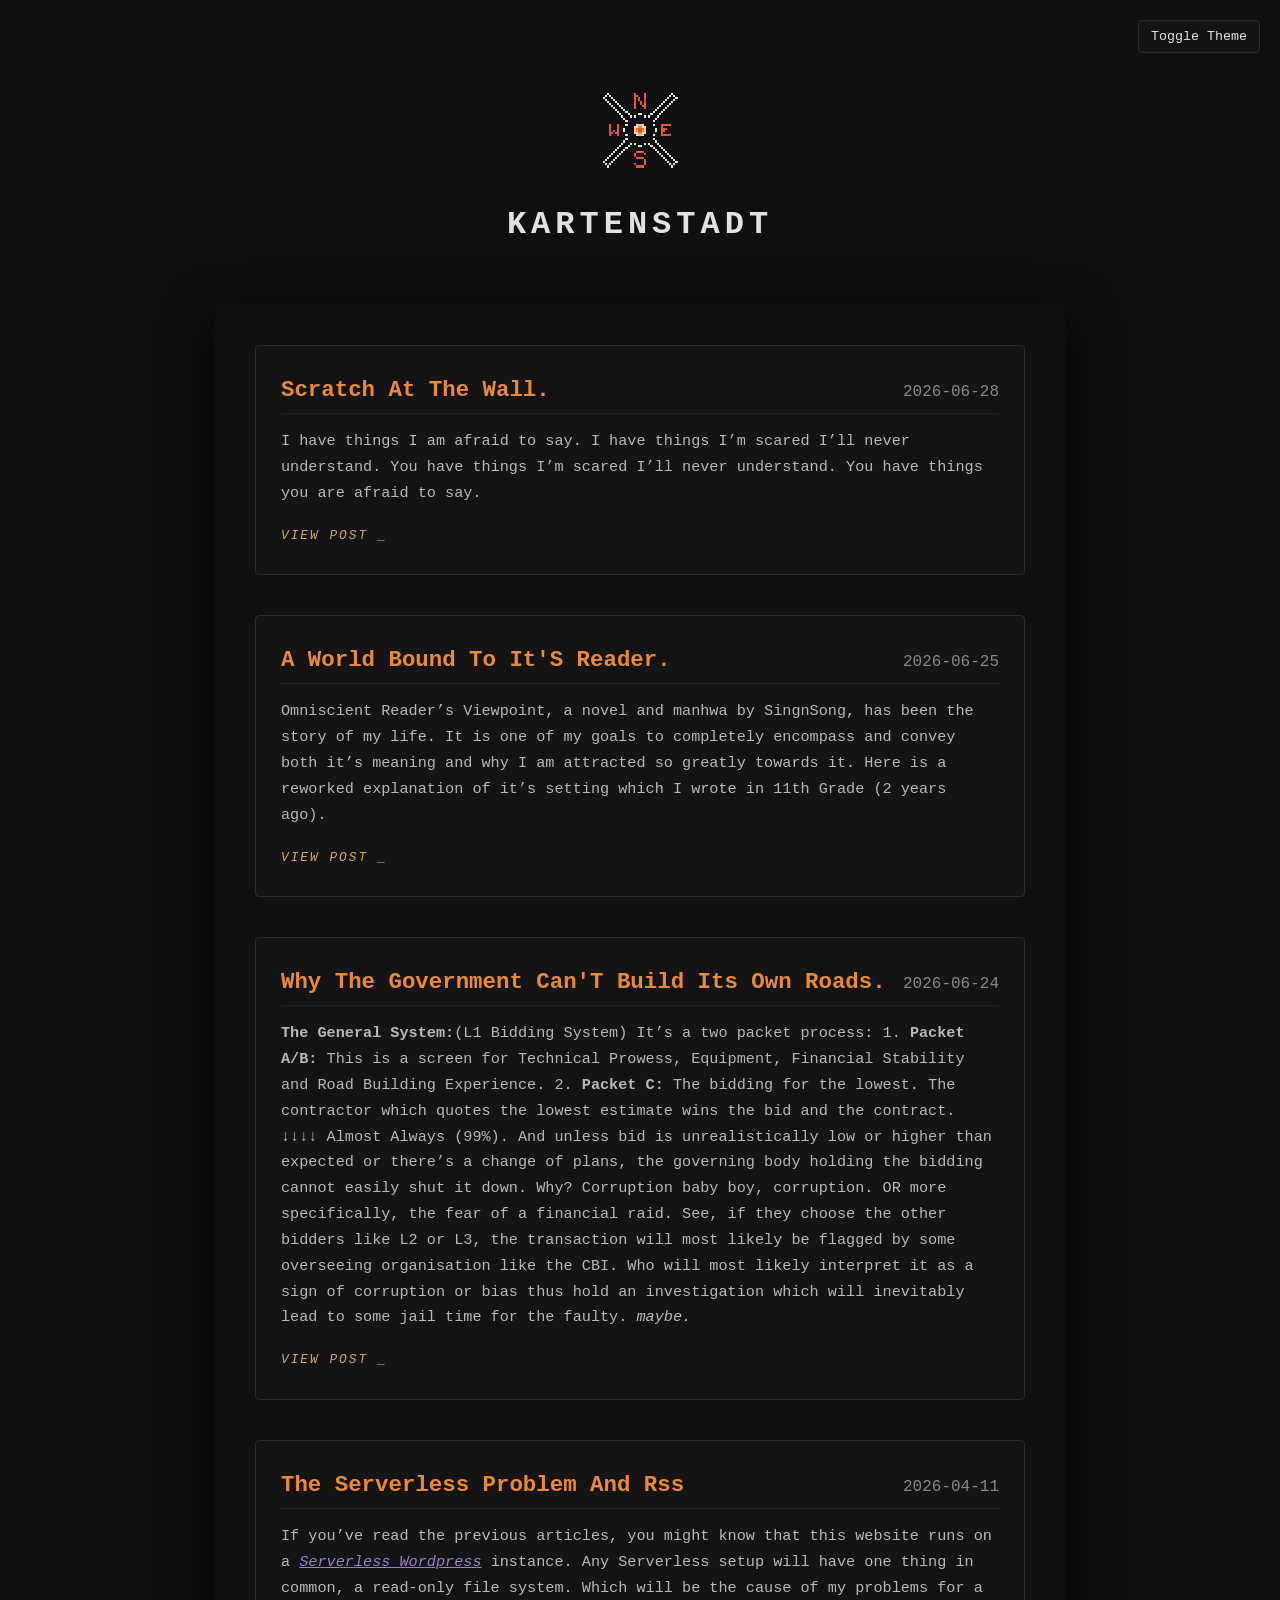
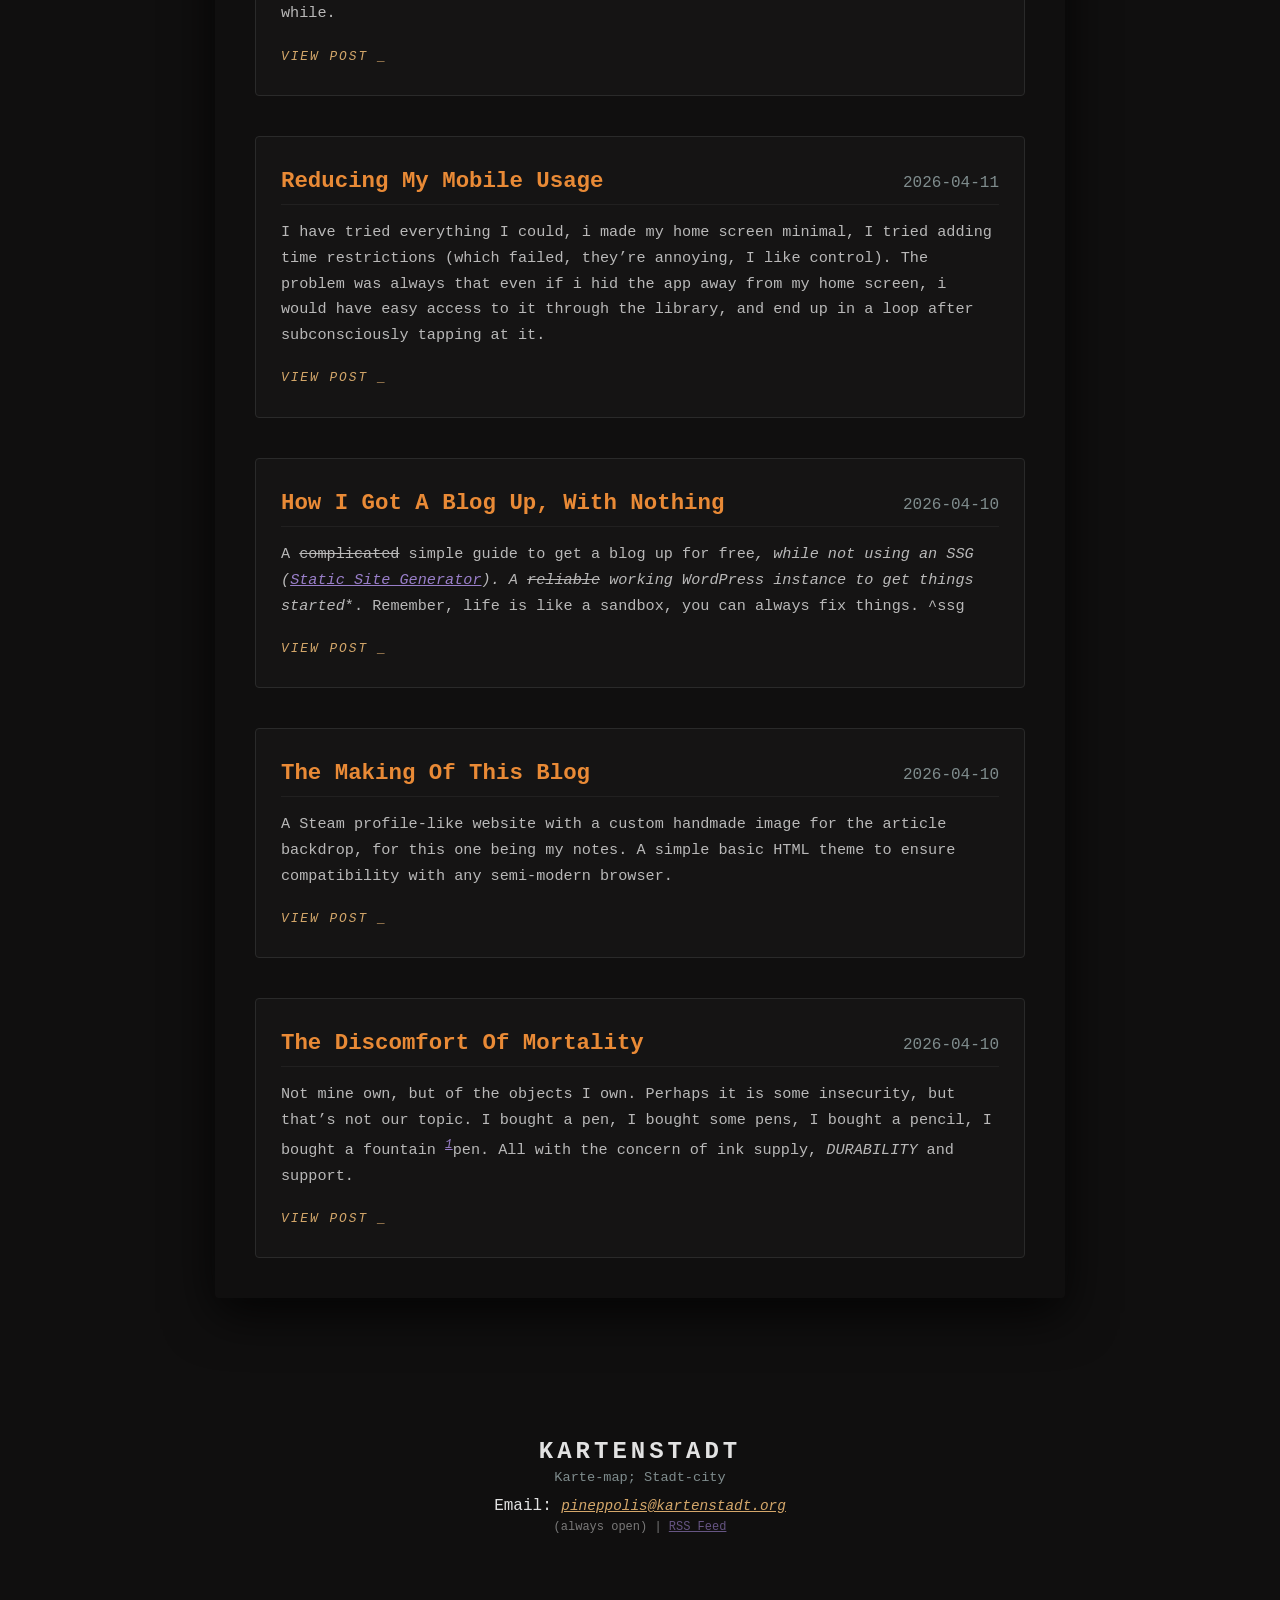
<file: index.html>
<!DOCTYPE html>
<html lang="en">
	<head>
	<link rel="alternate" type="application/rss+xml" title="Kartenstadt RSS Feed" href="https://www.kartenstadt.org/feed.xml" />
		<meta charset="UTF-8" />
		<meta name="viewport" content="width=device-width, initial-scale=1.0" />
		<title>Kartenstadt | Home</title>
		<link rel="stylesheet" href="style.css" />
		<link rel="icon" type="image/x-icon" href="favicon.png">
	</head>
	<body>
	<button id="theme-toggle">Toggle Theme</button>
    <script src="./script.js"></script>
		<header>
		<img src="favicon.svg" width="100" height="100">
			<h1><a href="aboutme.html">KARTENSTADT</a></h1>
		</header>
		<main>
			<section class="article-list"><article class="article-card"><div class="card-header"><h2><a href="posts/Scratch at the Wall..html">Scratch At The Wall.</a></h2><span class="post-meta">2026-06-28</span></div><div class="preview-content"><p>I have things I am afraid to say. I have things I’m scared I’ll never understand. You have things I’m scared I’ll never understand. You have things you are afraid to say.</p></div><a href="posts/Scratch at the Wall..html" class="read-more">View Post _</a></article><article class="article-card"><div class="card-header"><h2><a href="posts/A World bound to it's Reader..html">A World Bound To It'S Reader.</a></h2><span class="post-meta">2026-06-25</span></div><div class="preview-content"><p>Omniscient Reader’s Viewpoint, a novel and manhwa by SingnSong, has been the story of my life. It is one of my goals to completely encompass and convey both it’s meaning and why I am attracted so greatly towards it. Here is a reworked explanation of it’s setting which I wrote in 11th Grade (2 years ago).</p></div><a href="posts/A World bound to it's Reader..html" class="read-more">View Post _</a></article><article class="article-card"><div class="card-header"><h2><a href="posts/Why the Government can't build its own roads..html">Why The Government Can'T Build Its Own Roads.</a></h2><span class="post-meta">2026-06-24</span></div><div class="preview-content"><p><strong>The General System:</strong>(L1 Bidding System)
It’s a two packet process:
1. <strong>Packet A/B:</strong> This is a screen for Technical Prowess, Equipment, Financial Stability and Road Building Experience.
2. <strong>Packet C:</strong> The bidding for the lowest. The contractor which quotes the lowest estimate wins the bid and the contract.
↓↓↓↓
Almost Always (99%). And unless bid is unrealistically low or higher than expected or there’s a change of plans, the governing body holding the bidding cannot easily shut it down.
Why?
Corruption baby boy, corruption. OR more specifically, the fear of a financial raid. See, if they choose the other bidders like L2 or L3, the transaction will most likely be flagged by some overseeing organisation like the CBI. Who will most likely interpret it as a sign of corruption or bias thus hold an investigation which will inevitably lead to some jail time for the faulty. <em>maybe.</em> </p></div><a href="posts/Why the Government can't build its own roads..html" class="read-more">View Post _</a></article><article class="article-card"><div class="card-header"><h2><a href="posts/The Serverless Problem and RSS.html">The Serverless Problem And Rss</a></h2><span class="post-meta">2026-04-11</span></div><div class="preview-content"><p>If you’ve read the previous articles, you might know that this website runs on a <a href="https://serverlesswp.com">Serverless Wordpress</a> instance. Any Serverless setup will have one thing in common, a read-only file system. Which will be the cause of my problems for a while.</p></div><a href="posts/The Serverless Problem and RSS.html" class="read-more">View Post _</a></article><article class="article-card"><div class="card-header"><h2><a href="posts/Reducing My Mobile Usage.html">Reducing My Mobile Usage</a></h2><span class="post-meta">2026-04-11</span></div><div class="preview-content"><p>I have tried everything I could, i made my home screen minimal, I tried adding time restrictions (which failed, they’re annoying, I like control). The problem was always that even if i hid the app away from my home screen, i would have easy access to it through the library, and end up in a loop after subconsciously tapping at it.</p></div><a href="posts/Reducing My Mobile Usage.html" class="read-more">View Post _</a></article><article class="article-card"><div class="card-header"><h2><a href="posts/How I got a Blog up, with Nothing.html">How I Got A Blog Up, With Nothing</a></h2><span class="post-meta">2026-04-10</span></div><div class="preview-content"><p>A <del>complicated</del> simple guide to get a blog up for free<em>, while not using an SSG (<a href="https://en.wikipedia.org/wiki/Static_site_generator">Static Site Generator</a>). A <del>reliable</del> working WordPress instance </em><em>to get things started</em>*. Remember, life is like a sandbox, you can always fix things. ^ssg</p></div><a href="posts/How I got a Blog up, with Nothing.html" class="read-more">View Post _</a></article><article class="article-card"><div class="card-header"><h2><a href="posts/The Making of This Blog.html">The Making Of This Blog</a></h2><span class="post-meta">2026-04-10</span></div><div class="preview-content"><p>A Steam profile-like website with a custom handmade image for the article backdrop, for this one being my notes. A simple basic HTML theme to ensure compatibility with any semi-modern browser. </p></div><a href="posts/The Making of This Blog.html" class="read-more">View Post _</a></article><article class="article-card"><div class="card-header"><h2><a href="posts/The Discomfort of Mortality.html">The Discomfort Of Mortality</a></h2><span class="post-meta">2026-04-10</span></div><div class="preview-content"><p>Not mine own, but of the objects I own. Perhaps it is some insecurity, but that’s not our topic. I bought a pen, I bought some pens, I bought a pencil, I bought a fountain <sup id="fnref:1"><a class="footnote-ref" href="#fn:1">1</a></sup>pen. All with the concern of ink supply, <em>DURABILITY</em> and support.</p></div><a href="posts/The Discomfort of Mortality.html" class="read-more">View Post _</a></article></section>
		</main>
		<footer>
			<div class="footer-brand">KARTENSTADT</div>
			<div class="footer-sub">Karte-map; Stadt-city</div>
			<div class="footer-contact">
				Email:
				<a href="mailto:pineppolis@kartenstadt.org" class="footer-email"
					>pineppolis@kartenstadt.org</a
				>
<div class="footer-status">
    (always open) | <a href="/feed.xml" style="font-style: normal;">RSS Feed</a>
</div>
		</footer>
		<script>
			// 1. Setup the 'Watcher' (Intersection Observer)
			const observerOptions = {
				threshold: 0.15, // Trigger when 15% of the card is visible
			};

			const observer = new IntersectionObserver((entries) => {
				entries.forEach((entry) => {
					if (entry.isIntersecting) {
						// Add the CSS class that triggers the animation
						entry.target.classList.add("appear");
						// Stop watching this card once it has appeared
						observer.unobserve(entry.target);
					}
				});
			}, observerOptions);

			// 2. Tell the Watcher to look at every article card
			document.querySelectorAll(".article-card").forEach((card) => {
				observer.observe(card);
			});
		</script>
	</body>
</html>
</file>
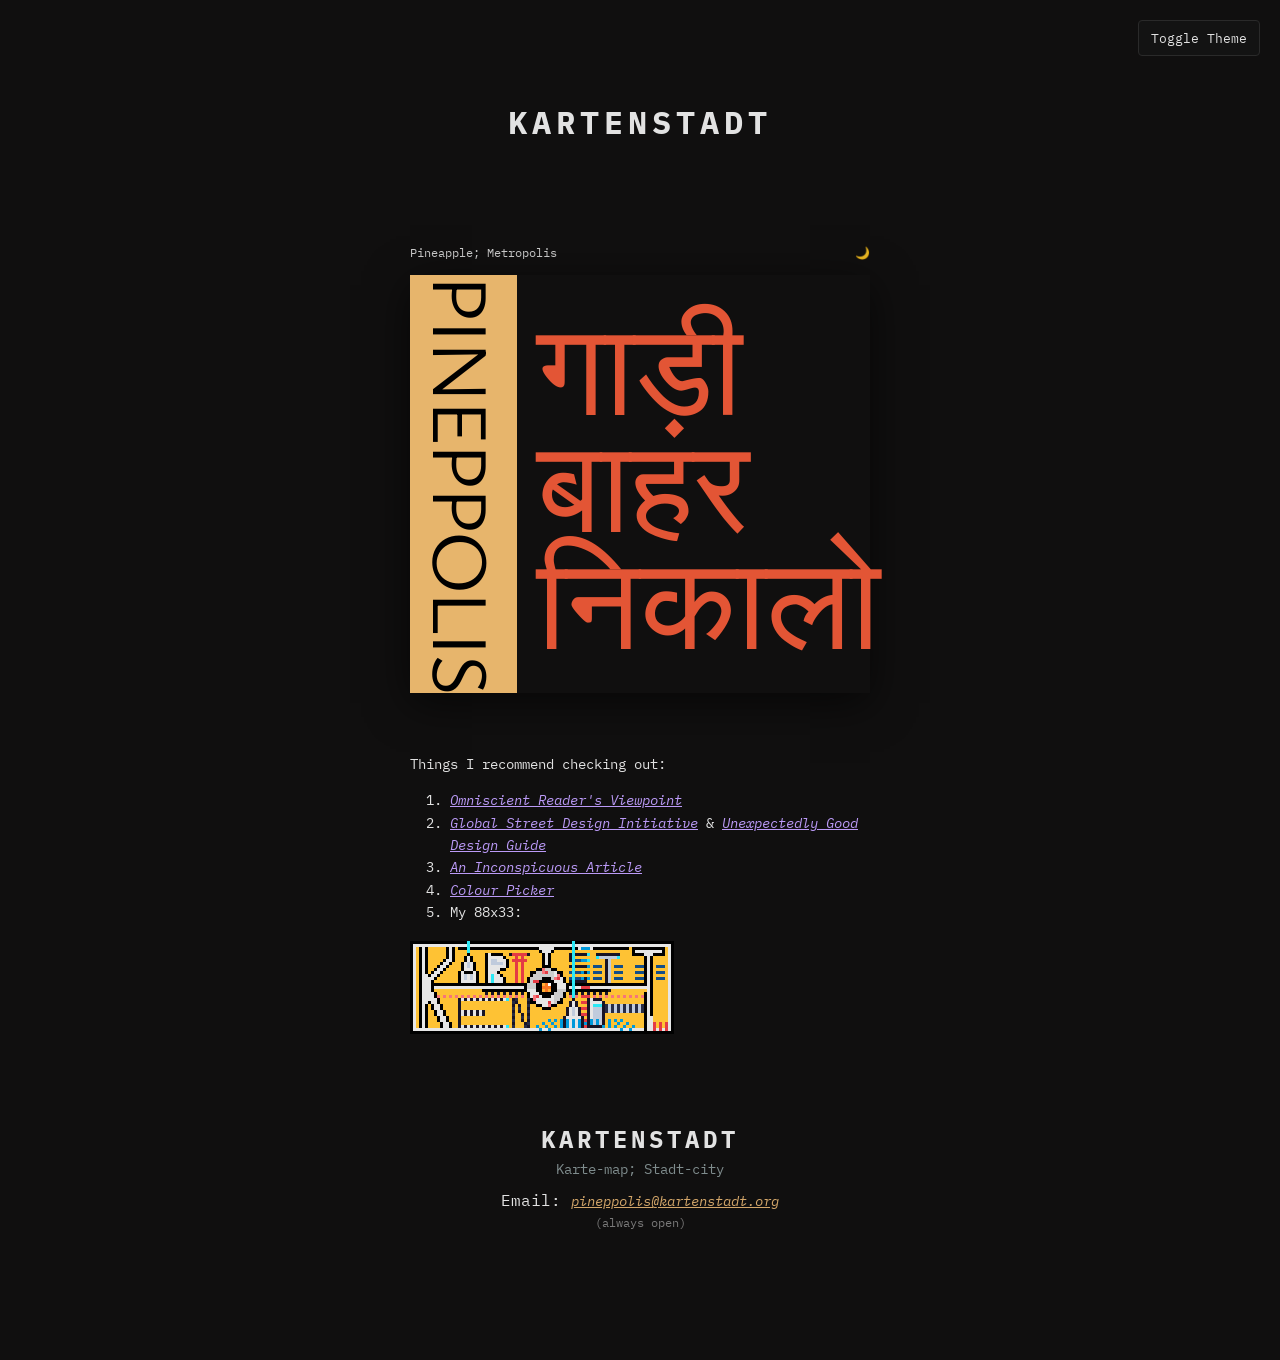
<file: aboutme.html>
<!DOCTYPE html>
<html lang="en">
<head>
    <meta charset="UTF-8">
    <meta name="viewport" content="width=device-width, initial-scale=1.0">
    <title>About | Kartenstadt</title>
    <link rel="preconnect" href="https://fonts.googleapis.com">
    <link rel="preconnect" href="https://fonts.gstatic.com" crossorigin>
    <link href="https://fonts.googleapis.com/css2?family=IBM+Plex+Mono:ital,wght@0,400;0,700;1,400&family=Ysabeau+Office:wght@400;900&display=swap" rel="stylesheet">
    <link rel="stylesheet" href="style.css">
    <link rel="icon" type="image/x-icon" href="favicon.png">
    <style>
        :root {
            --yellow-accent: #e7b56c;
            --coral-text: #e35535;
            --poster-bg: #100f0f; /* Variable for the poster background */
        }

        /* Changes the poster background color when light mode is active */
        body.light-mode {
            --poster-bg: #ffffff;
        }

        body {
            align-items: center;
            padding: 0px 20px 50px;
        }

        /* FIX: Forces header to be bold and removes italics from the link */
        header h1 a {
            text-decoration: none;
            color: var(--text-main);
            font-weight: 700 !important;
            font-style: normal !important;
            letter-spacing: 5px;
            text-transform: uppercase;
        }

        .container {
            width: 100%;
            max-width: 460px;
            margin-top: 40px;
        }

        .meta-header {
            display: flex;
            justify-content: space-between;
            font-size: 12px;
            margin-bottom: 15px;
            opacity: 0.9;
        }

        /* Poster Block: Removed overflow hidden so Hindi text can spill out */
        .poster {
            background-color: var(--poster-bg);
            width: 100%;
            display: flex;
            margin-bottom: 60px;
            box-shadow: 0 10px 40px rgba(0,0,0,0.6);
            position: relative;
            transition: background-color 0.3s ease;
        }

        .yellow-sidebar {
            background-color: var(--yellow-accent);
            width: 30%;
            display: flex;
            align-items: center;
            justify-content: center;
            z-index: 2;
        }

        .vertical-text {
            font-family: 'Ysabeau Office', sans-serif;
            color: #000;
            font-size: 80px;
            font-weight: 400;
            writing-mode: vertical-rl;
            letter-spacing: -3px;
            white-space: nowrap;
        }

        .hindi-content {
            flex: 1;
            display: flex;
            flex-direction: column;
            justify-content: center;
            align-items: flex-start;
            color: var(--coral-text);
            font-size: 130px;
            font-weight: 400;
            line-height: 0.9;
            padding-left: 20px;
            white-space: nowrap;
            z-index: 1;
        }

        .recommendations {
            font-size: 14px;
            line-height: 1.6;
            margin-top: 20px;
        }

        #theme-toggle {
            position: fixed;
            top: 20px;
            right: 20px;
        }
    </style>
</head>
<body>
    <button id="theme-toggle">Toggle Theme</button>

    <header>
        <h1><a href="index.html">KARTENSTADT</a></h1>
    </header>

    <div class="container">
        <div class="meta-header">
            <span>Pineapple; Metropolis</span>
            <span>🌙</span>
        </div>

        <div class="poster">
            <div class="yellow-sidebar">
                <div class="vertical-text">PINEPPOLIS</div>
            </div>
            <div class="hindi-content">
                <div>गाड़ी</div>
                <div>बाहर</div>
                <div>निकालो</div>
            </div>
        </div>

        <div class="recommendations">
            <p>Things I recommend checking out:</p>
            <ol>
                <li><a href="https://orv.pages.dev/stories/orv/">Omniscient Reader's Viewpoint</a></li>
                <li><a href="https://globaldesigningcities.org/">Global Street Design Initiative</a> & <a href="https://www.itdp.in/wp-content/uploads/2016/07/Urban-street-design-guidelines.pdf">Unexpectedly Good Design Guide</a></li>
                <li><a href="#">An Inconspicuous Article</a></li>
                <li><a href="https://www.kartenstadt.com/colour-picker.html">Colour Picker</a></li>
        <li>My 88x33:

        </ol>
<a href="./index.html"><img src="88x33.svg" width="264" height="99"></a>
</div>
        <footer class="footer">
            <div class="footer-brand">KARTENSTADT</div>
            <div class="footer-sub">Karte-map; Stadt-city</div>
            <div class="footer-contact">
                Email: <a href="mailto:pineppolis@kartenstadt.org" class="footer-email">pineppolis@kartenstadt.org</a>
            </div>
            <div class="footer-status">(always open)</div>
        </footer>
    </div>

    <script src="script.js"></script>
</body>
</html>
</file>
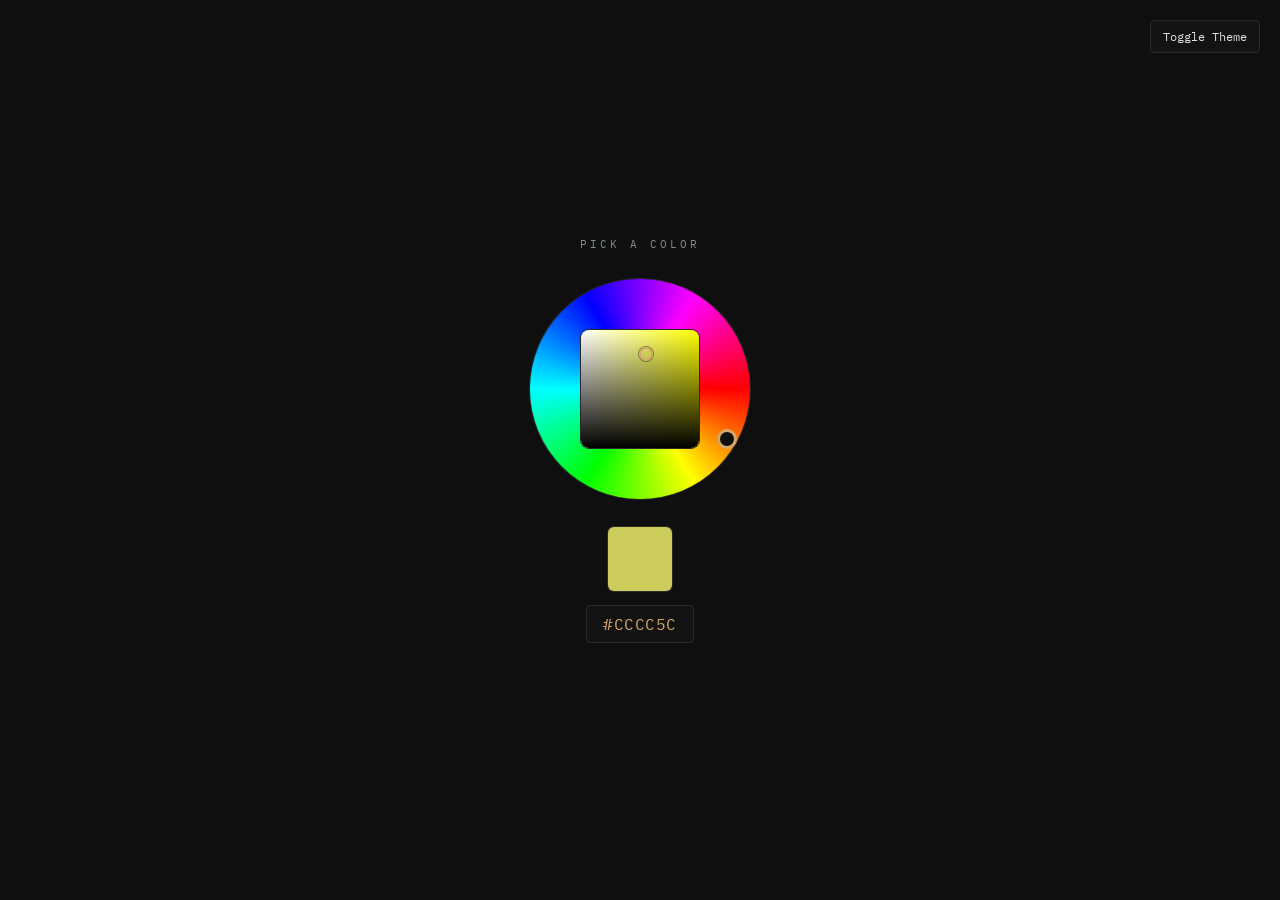
<file: colour-picker.html>
<!DOCTYPE html>
<html lang="en">
<head>
<meta charset="UTF-8">
<meta name="viewport" content="width=device-width, initial-scale=1.0">
<title>Hue — a comfy color picker</title>
<style>
  @import url('https://fonts.googleapis.com/css2?family=IBM+Plex+Mono:ital,wght@0,400;0,700;1,400&display=swap');

  :root{
    --bg-color: #100f0f;
    --code-bg: #131313;
    --text-main: #E2E2E2;
    --text-muted: #7f8c8d;
    --border-color: #2a2a2a;
    --accent-gold: #d4a76a;
    --ring: 220px;
  }

  body.light-mode{
    --bg-color: #fcfcfc;
    --code-bg: #f0f0f0;
    --text-main: #1a1a1a;
    --text-muted: #576574;
    --border-color: #d1d1d1;
  }

  *{ box-sizing:border-box; }

  html, body{
    height:100%;
    margin:0;
    background: var(--bg-color);
    color: var(--text-main);
    font-family: 'IBM Plex Mono', monospace;
    overflow:hidden;
    -webkit-font-smoothing:antialiased;
    transition: background-color 0.3s ease, color 0.3s ease;
  }

  body{
    display:flex;
    align-items:center;
    justify-content:center;
  }

  .stage{
    position:relative;
    width:min(92vw, 480px);
    padding:48px 36px 40px;
    display:flex;
    flex-direction:column;
    align-items:center;
    gap:28px;
    animation: floatIn 900ms cubic-bezier(.16,1,.3,1) both;
  }

  @keyframes floatIn{
    from{ opacity:0; transform: translateY(18px) scale(.98); }
    to{ opacity:1; transform: translateY(0) scale(1); }
  }

  .wheel-wrap{
    position:relative;
    width: var(--ring);
    height: var(--ring);
    display:flex;
    align-items:center;
    justify-content:center;
    touch-action:none;
  }

  #hueWheel{
    width:100%;
    height:100%;
    border-radius:50%;
    background: conic-gradient(from 90deg,
      hsl(0 100% 50%), hsl(60 100% 50%), hsl(120 100% 50%),
      hsl(180 100% 50%), hsl(240 100% 50%), hsl(300 100% 50%), hsl(360 100% 50%));
    cursor: grab;
    box-shadow: 0 0 0 1px var(--border-color);
    position:relative;
    transition: box-shadow .25s ease;
  }

  #hueWheel:active{ cursor: grabbing; }

  #hueHandle{
    position:absolute;
    width:20px;
    height:20px;
    border-radius:50%;
    background: var(--bg-color);
    border: 3px solid var(--accent-gold);
    top:50%; left:50%;
    transform: translate(-50%,-50%);
    pointer-events:none;
    transition: box-shadow .2s ease, background .3s ease, border-color .3s ease;
  }

  .sv-square{
    position:absolute;
    width: 118px;
    height: 118px;
    top:50%; left:50%;
    transform: translate(-50%,-50%);
    border-radius: 8px;
    overflow:hidden;
    box-shadow: 0 0 0 1px var(--border-color);
    cursor: grab;
    touch-action:none;
  }

  .sv-square:active{ cursor:grabbing; }

  #satLayer{
    position:absolute; inset:0;
    background: linear-gradient(to right, #fff, hsl(var(--h,0) 100% 50%));
  }
  #valLayer{
    position:absolute; inset:0;
    background: linear-gradient(to top, #000, rgba(0,0,0,0));
  }

  #svHandle{
    position:absolute;
    width:14px; height:14px;
    border-radius:50%;
    border: 2px solid var(--accent-gold);
    box-shadow: 0 0 0 1px rgba(0,0,0,0.4);
    transform: translate(-50%,-50%);
    pointer-events:none;
  }

  .readout{
    display:flex;
    flex-direction:column;
    align-items:center;
    gap:14px;
    width:100%;
  }

  .swatch{
    width:64px;
    height:64px;
    border-radius:6px;
    box-shadow: 0 0 0 1px var(--border-color);
    transition: transform .35s cubic-bezier(.34,1.56,.64,1);
  }
  .swatch.pulse{ transform: scale(1.08); }

  .hex-pill{
    display:flex;
    align-items:center;
    gap:10px;
    background: var(--code-bg);
    border: 1px solid var(--border-color);
    padding: 8px 16px;
    border-radius: 4px;
    cursor:pointer;
    user-select:none;
    transition: border-color .25s ease, transform .15s ease;
  }
  .hex-pill:hover{ border-color: var(--accent-gold); }
  .hex-pill:active{ transform: scale(0.97); }

  #hexValue{
    font-family: 'IBM Plex Mono', monospace;
    font-size: 16px;
    letter-spacing: 0.5px;
    color: var(--accent-gold);
  }

  .copy-hint{
    font-size: 11px;
    color: var(--text-muted);
    opacity:0;
    transform: translateY(4px);
    transition: opacity .25s ease, transform .25s ease;
  }
  .copy-hint.show{ opacity:1; transform: translateY(0); }

  .label{
    font-size: 11px;
    letter-spacing: 3px;
    text-transform: uppercase;
    color: var(--text-muted);
  }

  #theme-toggle{
    position: fixed;
    top: 20px;
    right: 20px;
    background: var(--code-bg);
    color: var(--text-main);
    border: 1px solid var(--border-color);
    padding: 8px 12px;
    cursor: pointer;
    border-radius: 4px;
    font-family: 'IBM Plex Mono', monospace;
    font-size: 12px;
    z-index: 1000;
    transition: border-color .25s ease;
  }
  #theme-toggle:hover{ border-color: var(--accent-gold); }
</style>
</head>
<body>

<button id="theme-toggle">Toggle Theme</button>

<div class="stage">
  <div class="label">pick a color</div>

  <div class="wheel-wrap">
    <div id="hueWheel">
      <div id="hueHandle"></div>
      <div class="sv-square" id="svSquare">
        <div id="satLayer"></div>
        <div id="valLayer"></div>
        <div id="svHandle"></div>
      </div>
    </div>
  </div>

  <div class="readout">
    <div class="swatch" id="swatch"></div>
    <div class="hex-pill" id="hexPill">
      <span id="hexValue">#FFFFFF</span>
    </div>
    <div class="copy-hint" id="copyHint">copied to clipboard</div>
  </div>
</div>

<script>
(function(){
  const wheel = document.getElementById('hueWheel');
  const hueHandle = document.getElementById('hueHandle');
  const svSquare = document.getElementById('svSquare');
  const svHandle = document.getElementById('svHandle');
  const swatch = document.getElementById('swatch');
  const hexValue = document.getElementById('hexValue');
  const hexPill = document.getElementById('hexPill');
  const copyHint = document.getElementById('copyHint');
  const themeToggle = document.getElementById('theme-toggle');

  themeToggle.addEventListener('click', () => {
    document.body.classList.toggle('light-mode');
  });

  let h = 30, s = 55, v = 80;
  let draggingHue = false, draggingSV = false;

  let hueAngle = (h) * Math.PI/180;
  let hueVelocity = 0;
  let inertiaFrame = null;
  let lastAngle = hueAngle;
  let lastTime = 0;

  function hsvToHex(h,s,v){
    s/=100; v/=100;
    const k = n => (n + h/60) % 6;
    const f = n => v - v*s*Math.max(0, Math.min(k(n), 4-k(n), 1));
    const toHex = c => Math.round(c*255).toString(16).padStart(2,'0');
    return '#' + [toHex(f(5)), toHex(f(3)), toHex(f(1))].join('').toUpperCase();
  }

  function updateColor(){
    const hex = hsvToHex(h,s,v);
    hexValue.textContent = hex;
    swatch.style.background = hex;
    wheel.style.setProperty('--h', h);
    document.getElementById('satLayer').style.background =
      `linear-gradient(to right, #fff, hsl(${h} 100% 50%))`;
  }

  function placeHueHandle(angleRad){
    const r = wheel.clientWidth/2 - 10;
    const cx = wheel.clientWidth/2, cy = wheel.clientHeight/2;
    const x = cx + r*Math.cos(angleRad);
    const y = cy + r*Math.sin(angleRad);
    hueHandle.style.left = x + 'px';
    hueHandle.style.top = y + 'px';
  }

  function placeSVHandle(){
    const size = svSquare.clientWidth;
    const x = (s/100) * size;
    const y = (1 - v/100) * size;
    svHandle.style.left = x + 'px';
    svHandle.style.top = y + 'px';
  }

  function angleFromEvent(clientX, clientY){
    const rect = wheel.getBoundingClientRect();
    const cx = rect.left + rect.width/2;
    const cy = rect.top + rect.height/2;
    return Math.atan2(clientY - cy, clientX - cx);
  }

  function setHueFromAngle(angle){
    let deg = angle * 180/Math.PI;
    deg = (deg - 90 + 360) % 360;
    h = (360 - deg) % 360;
    placeHueHandle(angle);
    updateColor();
  }

  function stopInertia(){
    if(inertiaFrame){ cancelAnimationFrame(inertiaFrame); inertiaFrame = null; }
  }

  function runInertia(){
    stopInertia();
    function step(){
      hueVelocity *= 0.94;
      if(Math.abs(hueVelocity) < 0.0008){ hueVelocity = 0; return; }
      hueAngle += hueVelocity;
      setHueFromAngle(hueAngle);
      inertiaFrame = requestAnimationFrame(step);
    }
    inertiaFrame = requestAnimationFrame(step);
  }

  function pointerDownHue(e){
    stopInertia();
    draggingHue = true;
    lastTime = performance.now();
    const pt = e.touches ? e.touches[0] : e;
    lastAngle = angleFromEvent(pt.clientX, pt.clientY);
    moveHue(e);
    e.preventDefault();
  }

  function moveHue(e){
    if(!draggingHue) return;
    const pt = e.touches ? e.touches[0] : e;
    const angle = angleFromEvent(pt.clientX, pt.clientY);
    const now = performance.now();
    const dt = Math.max(now - lastTime, 1);

    let delta = angle - lastAngle;
    if(delta > Math.PI) delta -= 2*Math.PI;
    if(delta < -Math.PI) delta += 2*Math.PI;

    hueVelocity = delta / dt * 16;
    hueAngle += delta;
    setHueFromAngle(hueAngle);

    lastAngle = angle;
    lastTime = now;
  }

  function pointerUpHue(){
    if(!draggingHue) return;
    draggingHue = false;
    if(Math.abs(hueVelocity) > 0.002){ runInertia(); }
  }

  function svFromEvent(clientX, clientY){
    const rect = svSquare.getBoundingClientRect();
    let x = (clientX - rect.left) / rect.width;
    let y = (clientY - rect.top) / rect.height;
    x = Math.min(1, Math.max(0, x));
    y = Math.min(1, Math.max(0, y));
    s = x * 100;
    v = (1 - y) * 100;
    placeSVHandle();
    updateColor();
    swatch.classList.add('pulse');
    setTimeout(()=>swatch.classList.remove('pulse'), 200);
  }

  function pointerDownSV(e){
    draggingSV = true;
    const pt = e.touches ? e.touches[0] : e;
    svFromEvent(pt.clientX, pt.clientY);
    e.stopPropagation();
    e.preventDefault();
  }
  function moveSV(e){
    if(!draggingSV) return;
    const pt = e.touches ? e.touches[0] : e;
    svFromEvent(pt.clientX, pt.clientY);
  }
  function pointerUpSV(){ draggingSV = false; }

  wheel.addEventListener('mousedown', pointerDownHue);
  window.addEventListener('mousemove', moveHue);
  window.addEventListener('mouseup', pointerUpHue);

  wheel.addEventListener('touchstart', pointerDownHue, {passive:false});
  window.addEventListener('touchmove', moveHue, {passive:false});
  window.addEventListener('touchend', pointerUpHue);

  svSquare.addEventListener('mousedown', pointerDownSV);
  window.addEventListener('mousemove', moveSV);
  window.addEventListener('mouseup', pointerUpSV);

  svSquare.addEventListener('touchstart', pointerDownSV, {passive:false});
  window.addEventListener('touchmove', moveSV, {passive:false});
  window.addEventListener('touchend', pointerUpSV);

  hexPill.addEventListener('click', () => {
    navigator.clipboard.writeText(hexValue.textContent).catch(()=>{});
    copyHint.classList.add('show');
    clearTimeout(hexPill._t);
    hexPill._t = setTimeout(()=> copyHint.classList.remove('show'), 1200);
  });

  window.addEventListener('resize', () => { placeHueHandle(hueAngle); placeSVHandle(); });
  setHueFromAngle(hueAngle);
  placeSVHandle();
  updateColor();
})();
</script>
</body>
</html>
</file>
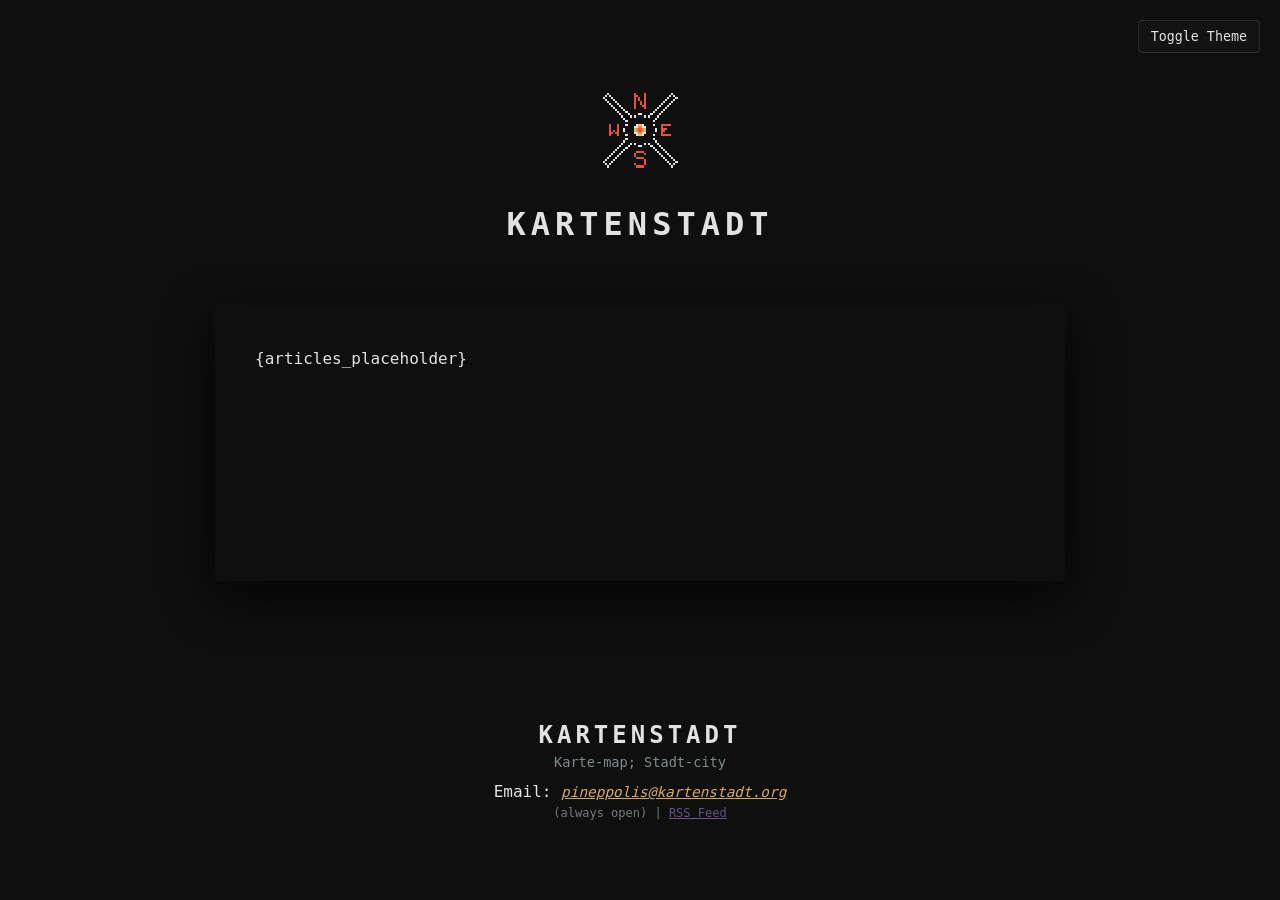
<file: home_template.html>
<!DOCTYPE html>
<html lang="en">
	<head>
	<link rel="alternate" type="application/rss+xml" title="Kartenstadt RSS Feed" href="https://www.kartenstadt.org/feed.xml" />
		<meta charset="UTF-8" />
		<meta name="viewport" content="width=device-width, initial-scale=1.0" />
		<title>Kartenstadt | Home</title>
		<link rel="stylesheet" href="style.css" />
		<link rel="icon" type="image/x-icon" href="favicon.png">
	</head>
	<body>
	<button id="theme-toggle">Toggle Theme</button>
    <script src="./script.js"></script>
		<header>
		<img src="favicon.svg" width="100" height="100">
			<h1><a href="aboutme.html">KARTENSTADT</a></h1>
		</header>
		<main>
			<section class="article-list">{articles_placeholder}</section>
		</main>
		<footer>
			<div class="footer-brand">KARTENSTADT</div>
			<div class="footer-sub">Karte-map; Stadt-city</div>
			<div class="footer-contact">
				Email:
				<a href="mailto:pineppolis@kartenstadt.org" class="footer-email"
					>pineppolis@kartenstadt.org</a
				>
<div class="footer-status">
    (always open) | <a href="/feed.xml" style="font-style: normal;">RSS Feed</a>
</div>
		</footer>
		<script>
			// 1. Setup the 'Watcher' (Intersection Observer)
			const observerOptions = {
				threshold: 0.15, // Trigger when 15% of the card is visible
			};

			const observer = new IntersectionObserver((entries) => {
				entries.forEach((entry) => {
					if (entry.isIntersecting) {
						// Add the CSS class that triggers the animation
						entry.target.classList.add("appear");
						// Stop watching this card once it has appeared
						observer.unobserve(entry.target);
					}
				});
			}, observerOptions);

			// 2. Tell the Watcher to look at every article card
			document.querySelectorAll(".article-card").forEach((card) => {
				observer.observe(card);
			});
		</script>
	</body>
</html>
</file>
<file: style.css>
/* --- LIGHT MODE OVERRIDES --- */
body.light-mode {
    --bg-color: #fcfcfc;
    --code-bg: #f0f0f0;
    --text-main: #1a1a1a;
    --text-muted: #576574;
    --border-color: #d1d1d1;
    --h1-color: #bf3a1d;
    --h2-color: #c46b1f;
}

/* Add a smooth transition to the body so the color swap isn't jarring */
body {
    transition: background-color 0.3s ease, color 0.3s ease;
}

/* Style for the toggle button */
#theme-toggle {
position: fixed;
top: 20px;
right: 20px;
background: var(--code-bg);
color: var(--text-main);
border: 1px solid var(--border-color);
padding: 8px 12px;
cursor: pointer;
border-radius: 4px;
font-family: 'IBM Plex Mono', monospace;
z-index: 1000;
}

* {
    box-sizing: border-box;
}

/* --- 1. FONTS --- */
@import url('https://fonts.googleapis.com/css2?family=IBM+Plex+Mono:ital,wght@0,400;0,700;1,400&display=swap');

/* --- 2. THEME VARIABLES --- */
:root {
    --bg-color: #100f0f;
    --code-bg: #131313;
    --text-main: #E2E2E2;
    --text-muted: #7f8c8d;
    --border-color: #2a2a2a;
    --accent-gold: #d4a76a;

    /* Heading Accents */
    --h1-color: #e35535;
    --h2-color: #e98a36;
    --h3-color: #efbd5d;
    --h4-color: #9ece6a;
    --h5-color: #7aa2f7;
    --h6-color: #bb9af7;
}

/* --- 3. BASE LAYOUT --- */
body {
    background-color: var(--bg-color);
    color: var(--text-main);
    font-family: 'IBM Plex Mono', monospace;
    margin: 0;
    display: flex;
    flex-direction: column;
    min-height: 100vh;
}

/* --- 4. HEADER --- */
header {
    text-align: center;
    padding: 80px 20px 40px;
}

header h1 a {
    text-decoration: none;
    color: var(--text-main);
    font-weight: 700 !important;
    font-style: normal !important;
    letter-spacing: 5px;
    text-transform: uppercase;
}

/* --- 5. CONTENT WINDOW --- */
main {
    flex: 1;
    width: 90%;
    max-width: 850px;
    margin: 0 auto 60px;
    padding: 40px;
    background-color: var(--bg-color);
    box-shadow: 0px 15px 50px rgba(0, 0, 0, 0.8), 0px 0px 20px rgba(255, 255, 255, 0.02);
    border-radius: 4px;
    line-height: 1.7;
    word-wrap: break-word;
}

/* --- 6. HEADINGS --- */
main h1 { color: var(--h1-color); text-align: center; width: 100%; }
main h2 { color: var(--h2-color); border-bottom: 1px solid rgba(233, 138, 54, 0.3); }
main h3 { color: var(--h3-color); border-bottom: 1px solid rgba(239, 189, 93, 0.3); }
main h4 { color: var(--h4-color); border-bottom: 1px solid rgba(158, 206, 106, 0.3); }
main h5 { color: var(--h5-color); border-bottom: 1px solid rgba(122, 162, 247, 0.3); }
main h6 { color: var(--h6-color); border-bottom: 1px solid rgba(187, 154, 247, 0.3); }

main h1, main h2, main h3, main h4, main h5, main h6 {
    padding-bottom: 4px;
    margin-top: 2rem;
    margin-bottom: 1rem;
}

/* --- 7. CODE & ELEMENTS --- */
pre {
    background-color: var(--code-bg);
    border: 1px solid var(--border-color);
    border-radius: 3px;
    padding: 1.25rem;
    overflow-x: auto;
    margin: 1.5rem 0;
}

pre code { background-color: transparent; padding: 0; display: block; }

p code {
    background-color: var(--code-bg);
    border: 1px solid var(--border-color);
    border-radius: 3px;
    padding: 0.2rem 0.4rem;
}

/* --- 8. FOOTER --- */
footer {
    text-align: center;
    padding: 80px 20px;
}

.footer-brand {
    font-size: 1.5rem;
    letter-spacing: 4px;
    text-transform: uppercase;
    font-weight: bold;
    margin-bottom: 5px;
}

.footer-sub {
    font-size: 0.85rem;
    color: var(--text-muted);
    margin-bottom: 12px;
}

.footer-email {
    color: var(--accent-gold);
    text-decoration: underline;
    font-size: 0.9rem;
}

.footer-status {
    font-size: 0.75rem;
    opacity: 0.5;
    margin-top: 5px;
}

a { color: var(--h6-color); font-style: italic; }

summary {
    list-style: none;
    cursor: pointer;
    outline: none;
}

summary::-webkit-details-marker {
    display: none;
}

summary h2 {
    display: flex;
    align-items: center;
    margin-top: 1rem;
}

summary h2::before {
    content: "+";
    margin-right: 15px;
    color: var(--h2-color);
    opacity: 0.5;
    font-family: monospace;
}

details[open] summary h2::before {
    content: "−";
}

details {
    margin-bottom: 1rem;
    transition: all 0.3s ease;
}

.post-meta {
    color: var(--text-muted);
}

.date {
    text-align: right;
    color: var(--text-muted);
}

/* --- 9. ARTICLE CARDS --- */
.article-list {
    display: flex;
    flex-direction: column;
    gap: 40px;
}

.article-card {
    border: 1px solid var(--border-color);
    padding: 25px;
    border-radius: 4px;
    background-color: rgba(255, 255, 255, 0.02);
    transition: border-color 0.3s ease, opacity 0.6s ease-out, transform 0.6s ease-out;
    opacity: 0;
    transform: translateY(20px);
}

.article-card.appear {
    opacity: 1;
    transform: translateY(0);
}

.article-card:hover {
    border-color: var(--h2-color);
}

.card-header {
    display: flex;
    justify-content: space-between;
    align-items: baseline;
    border-bottom: 1px solid rgba(255, 255, 255, 0.05);
    margin-bottom: 15px;
}

.article-card h2 {
    margin: 0;
    border-bottom: none !important;
    font-size: 1.4rem;
}

.article-card h2 a {
    text-decoration: none;
    font-style: normal;
    color: var(--h2-color);
}

.preview-content {
    font-size: 0.95rem;
    color: var(--text-main);
    opacity: 0.8;
    margin-bottom: 15px;
}

.read-more {
    font-size: 0.8rem;
    text-transform: uppercase;
    letter-spacing: 2px;
    color: var(--accent-gold) !important;
    text-decoration: none;
}

main img {
    max-width: 100%;
    height: auto;
    display: block;
    margin: 1.5rem auto;
    border-radius: 4px;
    box-shadow: 0 4px 12px rgba(0,0,0,0.2);
}

/* --- 10. RESPONSIVE DESIGN --- */
@media screen and (max-width: 600px) {
    main {
        width: 100%;
        padding: 25px 15px; /* Fixed: Reduced large padding that caused cramping */
        margin-bottom: 30px;
        box-shadow: none;
    }

    .card-header, .post-header {
        flex-direction: column; /* Fixed: Prevents title and date from overlapping */
        align-items: flex-start;
        gap: 5px;
    }

    .date {
        text-align: left;
        font-size: 0.85rem;
        margin-bottom: 10px;
    }

    header {
        padding: 40px 15px 20px;
    }

    header h1 a {
        font-size: 1.2rem;
        letter-spacing: 2px;
    }

    footer {
        padding: 40px 15px;
    }

    main h1 {
        font-size: 1.6rem;
    }
}
</file>
